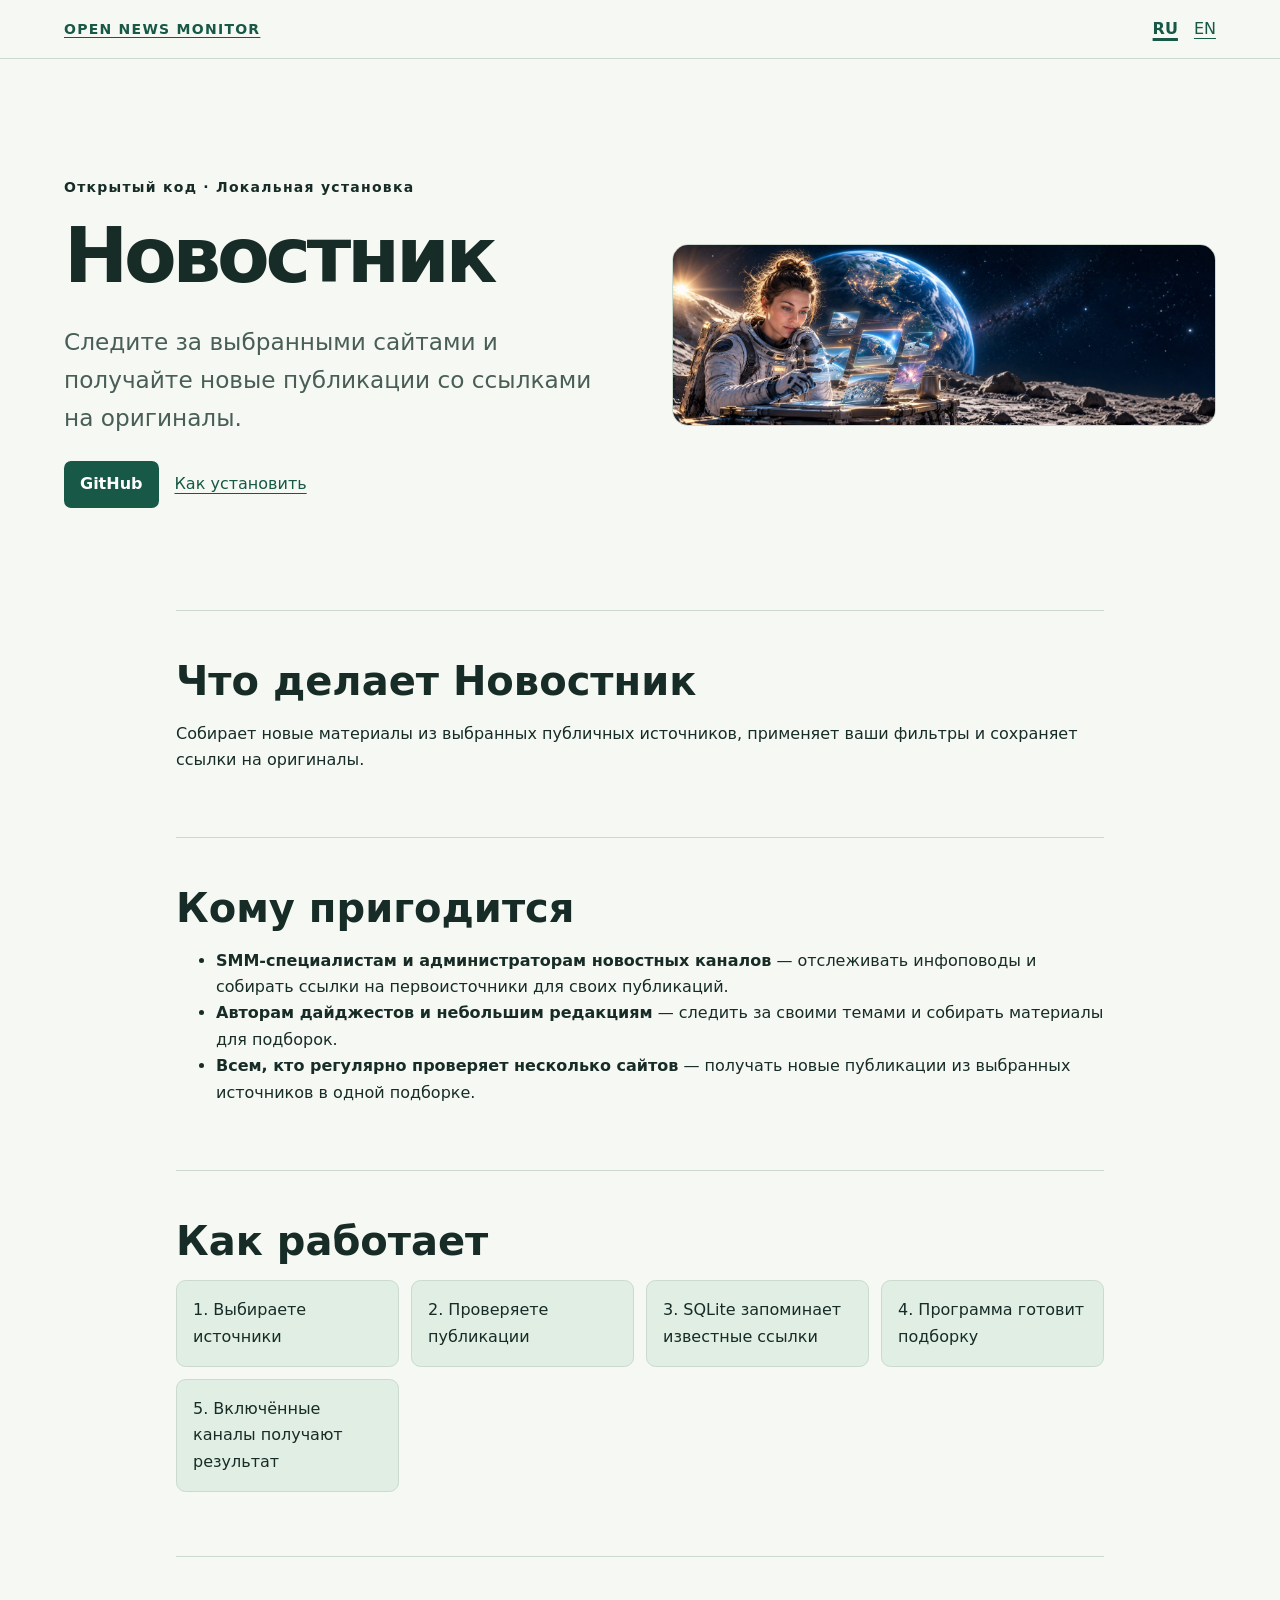
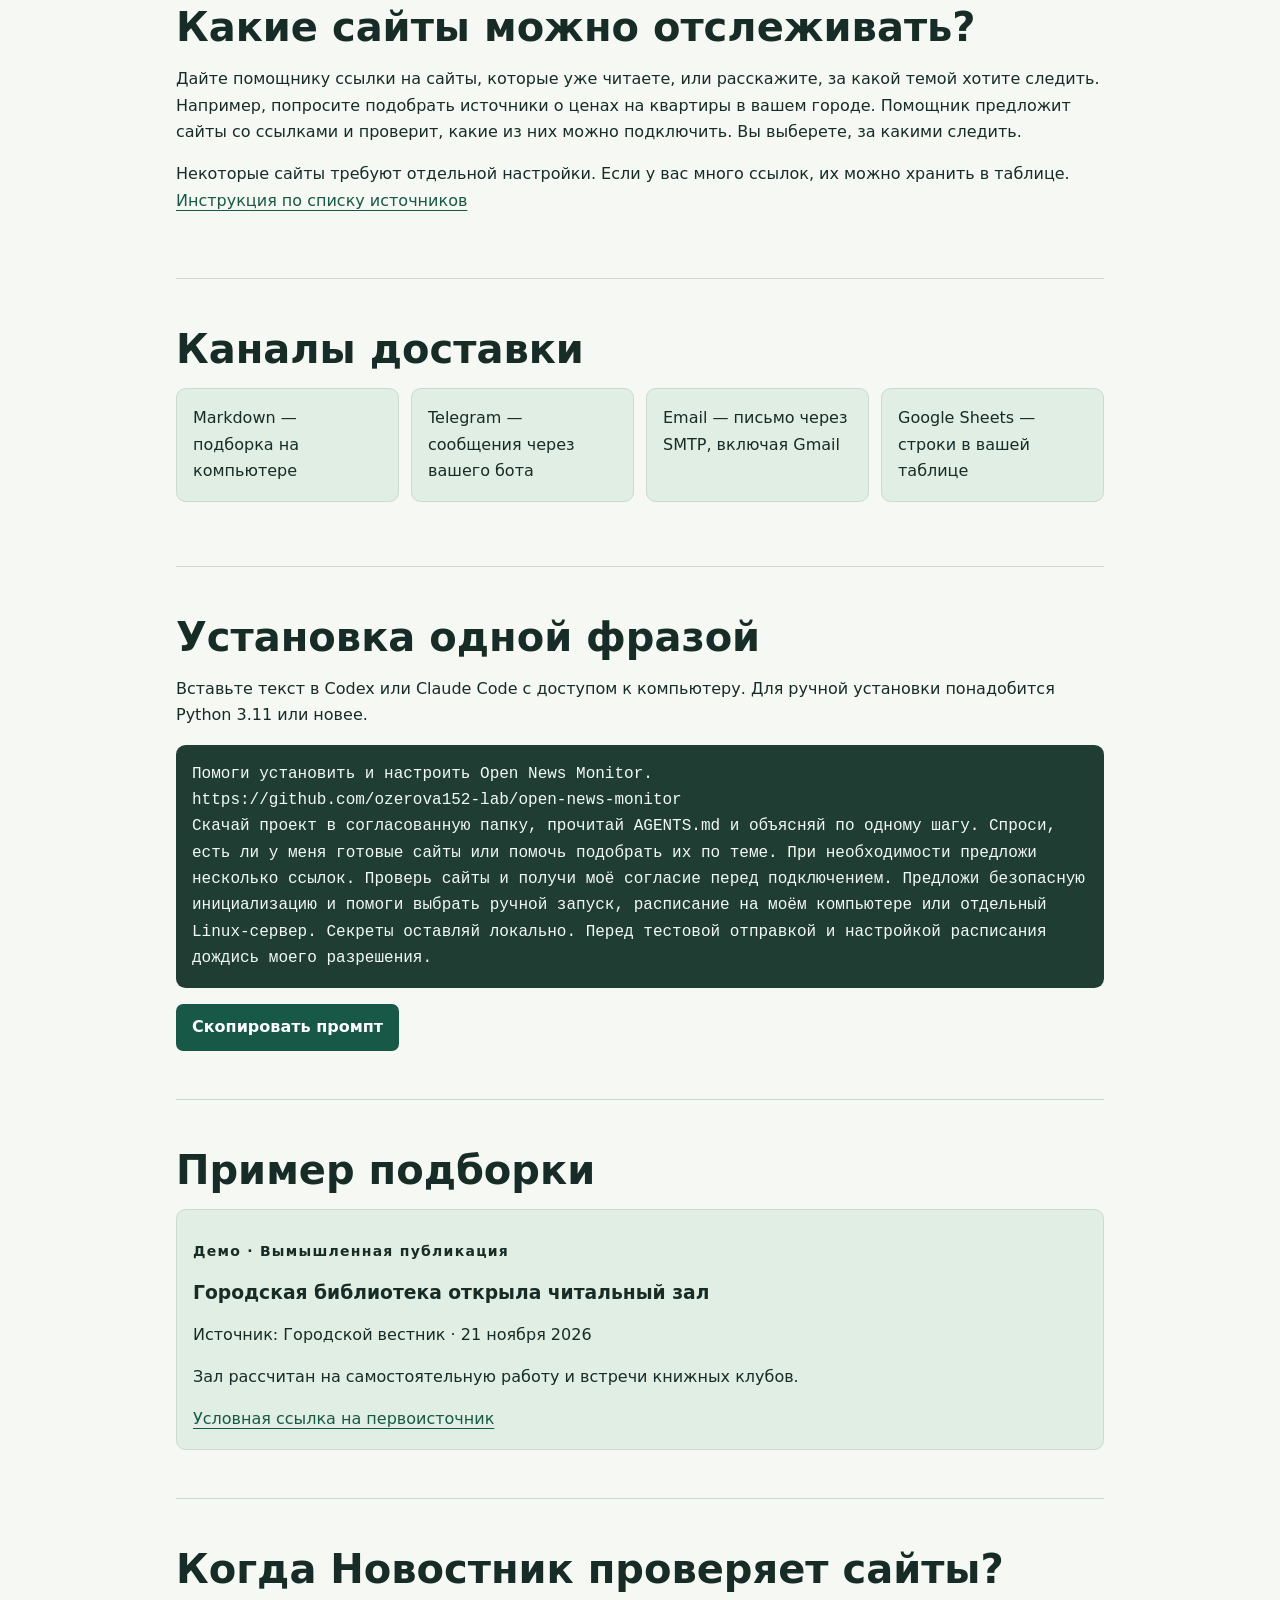
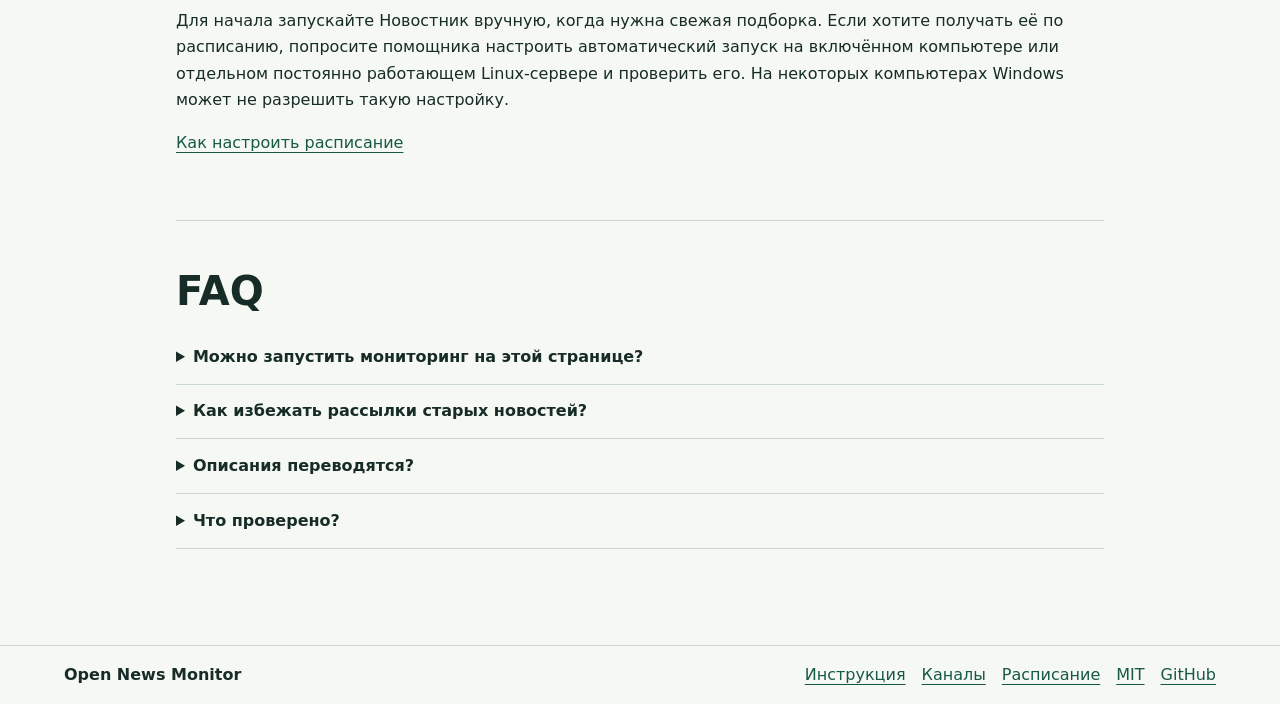
<file: site/index.html>
<!doctype html>
<html lang="ru">
<head>
<meta charset="utf-8">
<meta name="viewport" content="width=device-width, initial-scale=1">
<meta name="description" content="Локальный мониторинг новостей по вашим источникам.">
<title>Новостник · Мониторинг новостей</title>
<link rel="canonical" href="https://ozerova152-lab.github.io/open-news-monitor/">
<meta property="og:type" content="website">
<meta property="og:locale" content="ru_RU">
<meta property="og:site_name" content="Open News Monitor">
<meta property="og:title" content="Новостник · Мониторинг новостей">
<meta property="og:description" content="Локальный мониторинг новостей по вашим источникам: RSS и публичные сайты со ссылками на оригиналы и защитой от повторов.">
<meta property="og:url" content="https://ozerova152-lab.github.io/open-news-monitor/">
<meta property="og:image" content="https://ozerova152-lab.github.io/open-news-monitor/assets/cover-news.jpg">
<meta property="og:image:width" content="1500">
<meta property="og:image:height" content="500">
<meta name="twitter:card" content="summary_large_image">
<meta name="twitter:title" content="Новостник · Мониторинг новостей">
<meta name="twitter:description" content="Локальный мониторинг новостей по вашим источникам: RSS и публичные сайты со ссылками на оригиналы и защитой от повторов.">
<meta name="twitter:image" content="https://ozerova152-lab.github.io/open-news-monitor/assets/cover-news.jpg">
<link rel="stylesheet" href="theme.css">
<script src="site.js" defer></script>
</head>
<body>
<a class="skip" href="#main">К содержанию</a>
<header class="bar"><a class="brand" href="index.html">OPEN NEWS MONITOR</a><nav aria-label="Язык"><a lang="ru" href="index.html" aria-current="page">RU</a><a lang="en" href="en.html">EN</a></nav></header>
<main id="main">
<section class="hero">
<div><p class="eyebrow">Открытый код · Локальная установка</p>
<h1>Новостник</h1><p class="lead">Следите за выбранными сайтами и получайте новые публикации со ссылками на оригиналы.</p>
<div class="actions"><a class="button" href="https://github.com/ozerova152-lab/open-news-monitor">GitHub</a><a href="#install">Как установить</a></div></div>
<img src="assets/cover-news.jpg" alt="" fetchpriority="high">
</section>
<div class="content">
<section id="purpose"><h2>Что делает Новостник</h2><p>Собирает новые материалы из выбранных публичных источников, применяет ваши фильтры и сохраняет ссылки на оригиналы.</p></section>
<section id="audience"><h2>Кому пригодится</h2><ul>
<li><strong>SMM-специалистам и администраторам новостных каналов</strong> — отслеживать инфоповоды и собирать ссылки на первоисточники для своих публикаций.</li>
<li><strong>Авторам дайджестов и небольшим редакциям</strong> — следить за своими темами и собирать материалы для подборок.</li>
<li><strong>Всем, кто регулярно проверяет несколько сайтов</strong> — получать новые публикации из выбранных источников в одной подборке.</li>
</ul></section>
<section id="flow"><h2>Как работает</h2><ol class="tiles"><li>Выбираете источники</li><li>Проверяете публикации</li><li>SQLite запоминает известные ссылки</li><li>Программа готовит подборку</li><li>Включённые каналы получают результат</li></ol></section>
<section id="sources"><h2>Какие сайты можно отслеживать?</h2><p>Дайте помощнику ссылки на сайты, которые уже читаете, или расскажите, за какой темой хотите следить. Например, попросите подобрать источники о ценах на квартиры в вашем городе. Помощник предложит сайты со ссылками и проверит, какие из них можно подключить. Вы выберете, за какими следить.</p><p>Некоторые сайты требуют отдельной настройки. Если у вас много ссылок, их можно хранить в таблице. <a href="https://github.com/ozerova152-lab/open-news-monitor/blob/main/docs/SOURCES_CSV_RU.md">Инструкция по списку источников</a></p></section>
<section id="delivery"><h2>Каналы доставки</h2><ul class="tiles"><li>Markdown — подборка на компьютере</li><li>Telegram — сообщения через вашего бота</li><li>Email — письмо через SMTP, включая Gmail</li><li>Google Sheets — строки в вашей таблице</li></ul></section>
<section id="install"><h2>Установка одной фразой</h2><p>Вставьте текст в Codex или Claude Code с доступом к компьютеру. Для ручной установки понадобится Python 3.11 или новее.</p>
<pre id="prompt">Помоги установить и настроить Open News Monitor.
https://github.com/ozerova152-lab/open-news-monitor
Скачай проект в согласованную папку, прочитай AGENTS.md и объясняй по одному шагу. Спроси, есть ли у меня готовые сайты или помочь подобрать их по теме. При необходимости предложи несколько ссылок. Проверь сайты и получи моё согласие перед подключением. Предложи безопасную инициализацию и помоги выбрать ручной запуск, расписание на моём компьютере или отдельный Linux-сервер. Секреты оставляй локально. Перед тестовой отправкой и настройкой расписания дождись моего разрешения.</pre><button type="button" data-copy hidden>Скопировать промпт</button><span role="status" data-status data-ok="Текст скопирован" data-error="Выделите текст и скопируйте вручную"></span></section>
<section id="demo"><h2>Пример подборки</h2><article class="digest"><p class="eyebrow">Демо · Вымышленная публикация</p><h3>Городская библиотека открыла читальный зал</h3><p>Источник: Городской вестник · 21 ноября 2026</p><p>Зал рассчитан на самостоятельную работу и встречи книжных клубов.</p><a href="https://example.org/">Условная ссылка на первоисточник</a></article></section>
<section id="schedule"><h2>Когда Новостник проверяет сайты?</h2><p>Для начала запускайте Новостник вручную, когда нужна свежая подборка. Если хотите получать её по расписанию, попросите помощника настроить автоматический запуск на включённом компьютере или отдельном постоянно работающем Linux-сервере и проверить его. На некоторых компьютерах Windows может не разрешить такую настройку.</p><p><a href="https://github.com/ozerova152-lab/open-news-monitor/blob/main/docs/SCHEDULING_RU.md">Как настроить расписание</a></p></section>
<section id="faq"><h2>FAQ</h2>
<details><summary>Можно запустить мониторинг на этой странице?</summary><p>Это витрина. Программа устанавливается на ваш компьютер и работает через терминал.</p></details>
<details><summary>Как избежать рассылки старых новостей?</summary><p>Начните с безопасной инициализации. Она запоминает текущие публикации без отправки.</p></details>
<details><summary>Описания переводятся?</summary><p>Telegram и email могут показывать сокращённое исходное описание. Встроенного AI-перевода нет.</p></details>
<details><summary>Что проверено?</summary><p>Telegram и Gmail прошли реальные тестовые отправки. Google Sheets ранее прошёл реальную проверку, текущий доступ не перепроверялся. Excel 2010 импортировал CSV, сохранение CSV UTF-8 не подтверждено.</p></details>
</section></div></main>
<footer><strong>Open News Monitor</strong><nav aria-label="Документация"><a href="https://github.com/ozerova152-lab/open-news-monitor/blob/main/README.md">Инструкция</a><a href="https://github.com/ozerova152-lab/open-news-monitor/blob/main/docs/CHANNELS_RU.md">Каналы</a><a href="https://github.com/ozerova152-lab/open-news-monitor/blob/main/docs/SCHEDULING_RU.md">Расписание</a><a href="https://github.com/ozerova152-lab/open-news-monitor/blob/main/LICENSE">MIT</a><a href="https://github.com/ozerova152-lab/open-news-monitor">GitHub</a></nav></footer>
</body>
</html>
</file>
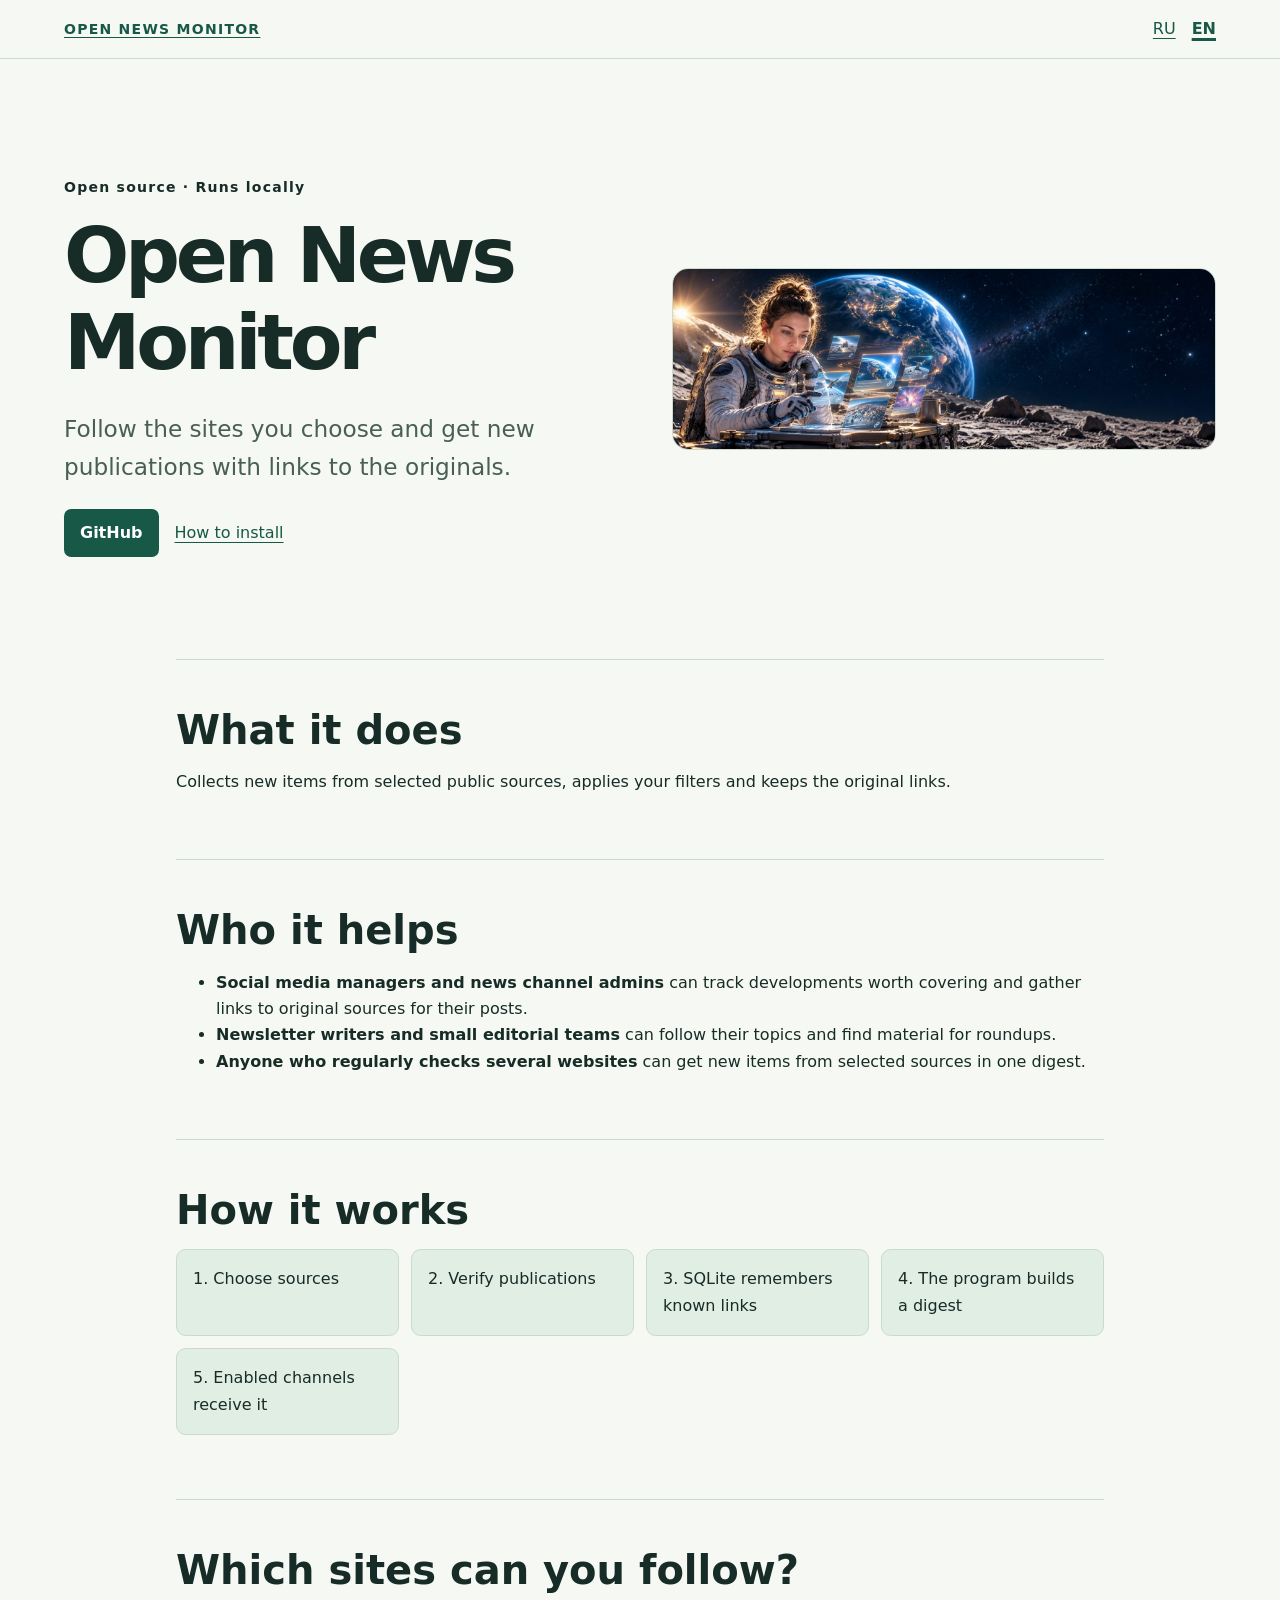
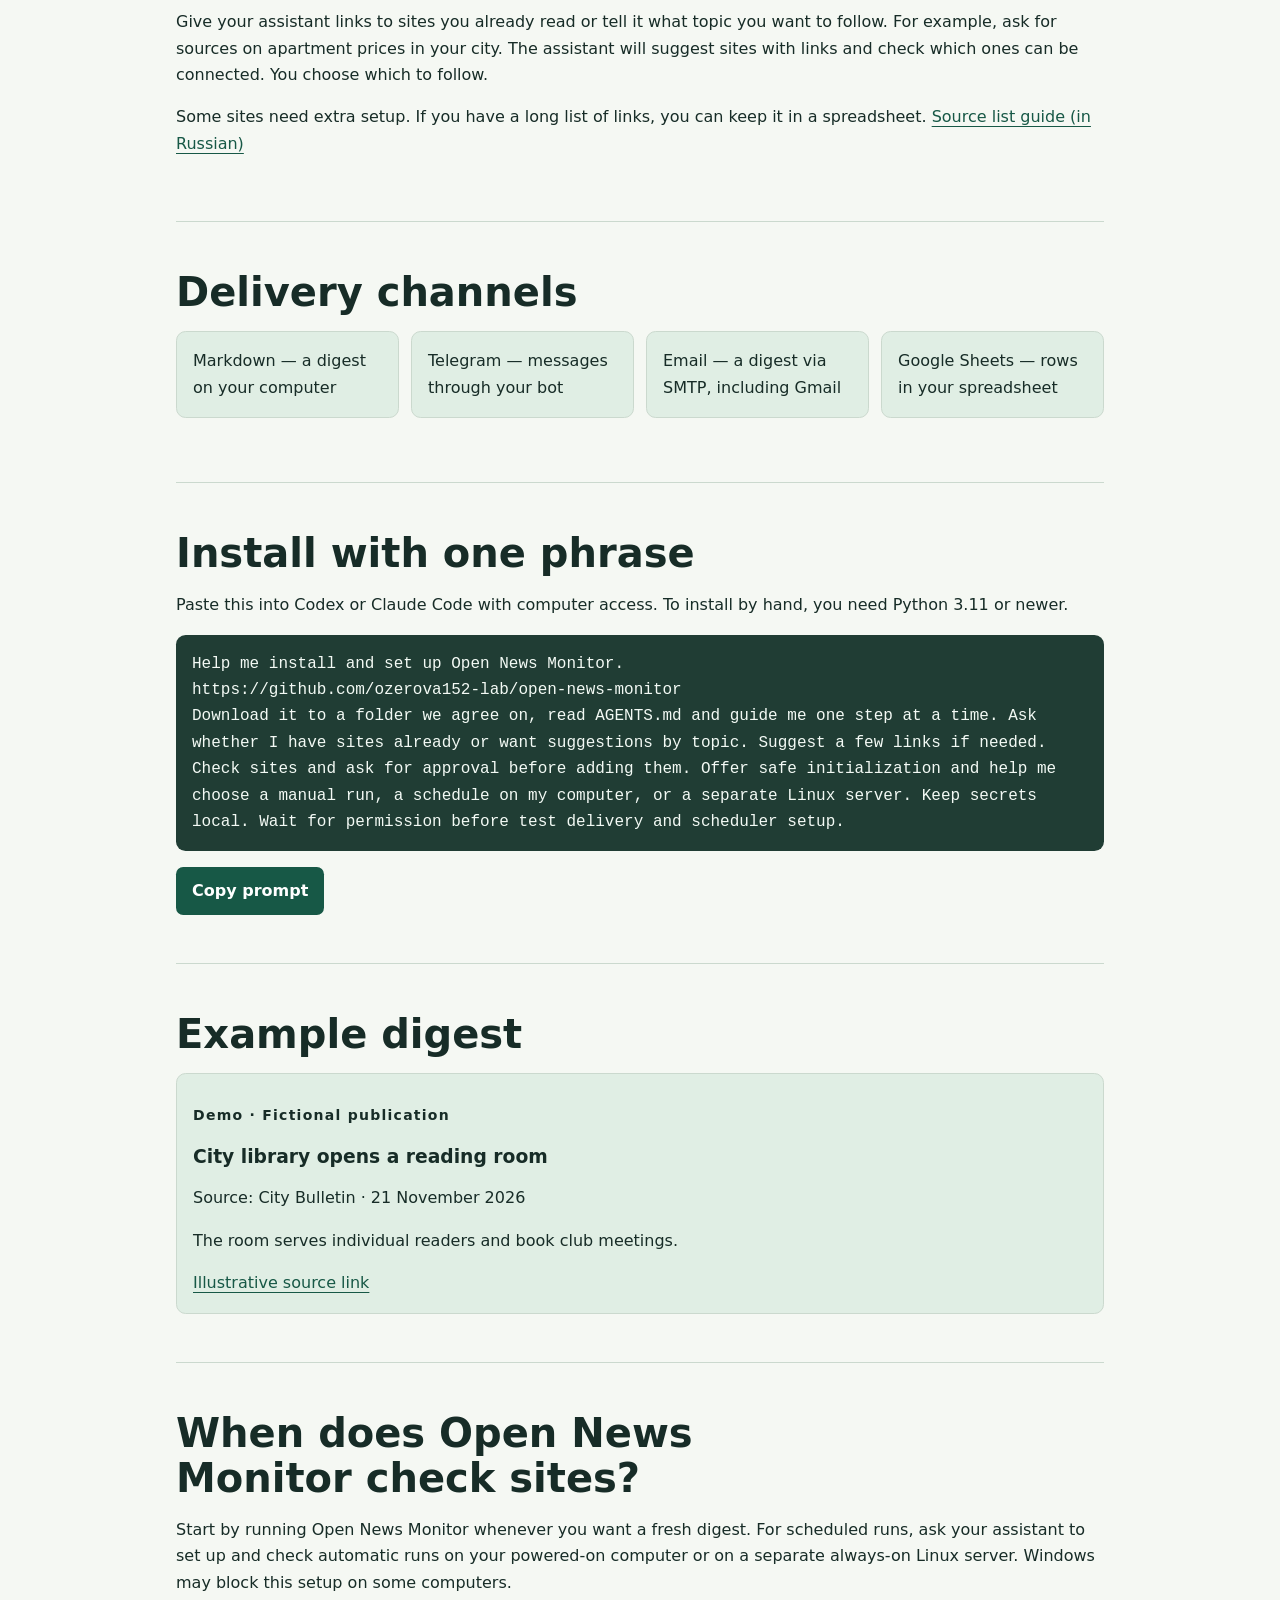
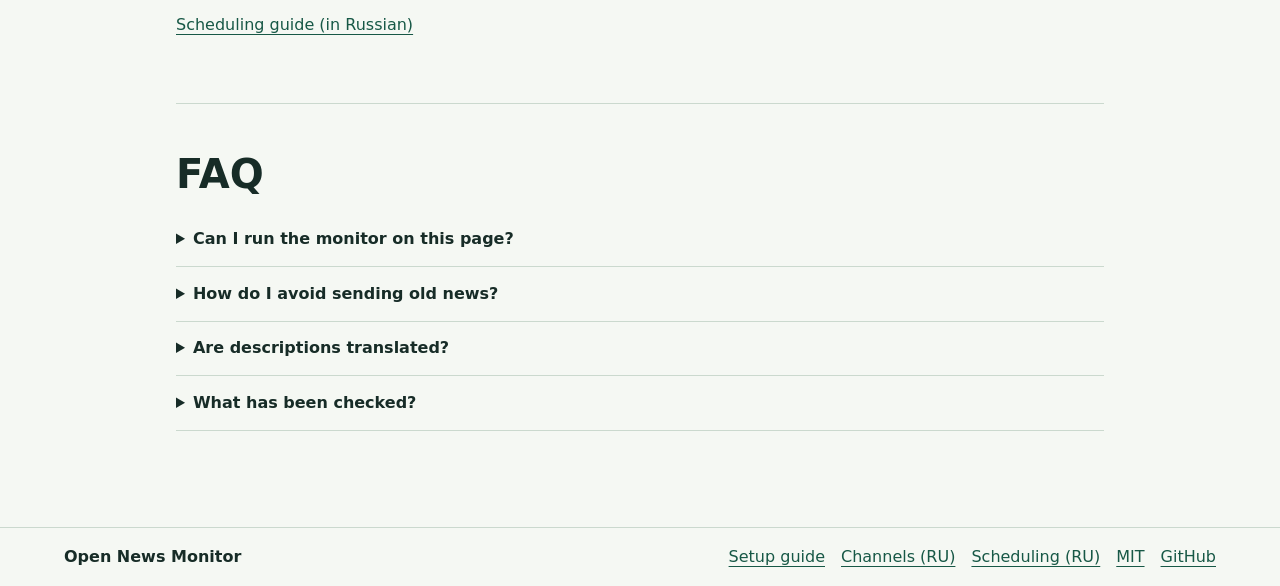
<file: site/en.html>
<!doctype html>
<html lang="en">
<head>
<meta charset="utf-8">
<meta name="viewport" content="width=device-width, initial-scale=1">
<meta name="description" content="Local news monitoring from sources you choose.">
<title>Open News Monitor · News monitoring</title>
<link rel="canonical" href="https://ozerova152-lab.github.io/open-news-monitor/en.html">
<meta property="og:type" content="website">
<meta property="og:locale" content="en_US">
<meta property="og:site_name" content="Open News Monitor">
<meta property="og:title" content="Open News Monitor · Local news monitoring">
<meta property="og:description" content="Monitor the RSS feeds and public sites you choose locally, with duplicate protection and links to original sources.">
<meta property="og:url" content="https://ozerova152-lab.github.io/open-news-monitor/en.html">
<meta property="og:image" content="https://ozerova152-lab.github.io/open-news-monitor/assets/cover-news.jpg">
<meta property="og:image:width" content="1500">
<meta property="og:image:height" content="500">
<meta name="twitter:card" content="summary_large_image">
<meta name="twitter:title" content="Open News Monitor · Local news monitoring">
<meta name="twitter:description" content="Monitor the RSS feeds and public sites you choose locally, with duplicate protection and links to original sources.">
<meta name="twitter:image" content="https://ozerova152-lab.github.io/open-news-monitor/assets/cover-news.jpg">
<link rel="stylesheet" href="theme.css">
<script src="site.js" defer></script>
</head>
<body>
<a class="skip" href="#main">Skip to content</a>
<header class="bar"><a class="brand" href="en.html">OPEN NEWS MONITOR</a><nav aria-label="Language"><a lang="ru" href="index.html">RU</a><a lang="en" href="en.html" aria-current="page">EN</a></nav></header>
<main id="main">
<section class="hero">
<div><p class="eyebrow">Open source · Runs locally</p>
<h1>Open News Monitor</h1><p class="lead">Follow the sites you choose and get new publications with links to the originals.</p>
<div class="actions"><a class="button" href="https://github.com/ozerova152-lab/open-news-monitor">GitHub</a><a href="#install">How to install</a></div></div>
<img src="assets/cover-news.jpg" alt="" fetchpriority="high">
</section>
<div class="content">
<section id="purpose"><h2>What it does</h2><p>Collects new items from selected public sources, applies your filters and keeps the original links.</p></section>
<section id="audience"><h2>Who it helps</h2><ul>
<li><strong>Social media managers and news channel admins</strong> can track developments worth covering and gather links to original sources for their posts.</li>
<li><strong>Newsletter writers and small editorial teams</strong> can follow their topics and find material for roundups.</li>
<li><strong>Anyone who regularly checks several websites</strong> can get new items from selected sources in one digest.</li>
</ul></section>
<section id="flow"><h2>How it works</h2><ol class="tiles"><li>Choose sources</li><li>Verify publications</li><li>SQLite remembers known links</li><li>The program builds a digest</li><li>Enabled channels receive it</li></ol></section>
<section id="sources"><h2>Which sites can you follow?</h2><p>Give your assistant links to sites you already read or tell it what topic you want to follow. For example, ask for sources on apartment prices in your city. The assistant will suggest sites with links and check which ones can be connected. You choose which to follow.</p><p>Some sites need extra setup. If you have a long list of links, you can keep it in a spreadsheet. <a href="https://github.com/ozerova152-lab/open-news-monitor/blob/main/docs/SOURCES_CSV_RU.md">Source list guide (in Russian)</a></p></section>
<section id="delivery"><h2>Delivery channels</h2><ul class="tiles"><li>Markdown — a digest on your computer</li><li>Telegram — messages through your bot</li><li>Email — a digest via SMTP, including Gmail</li><li>Google Sheets — rows in your spreadsheet</li></ul></section>
<section id="install"><h2>Install with one phrase</h2><p>Paste this into Codex or Claude Code with computer access. To install by hand, you need Python 3.11 or newer.</p>
<pre id="prompt">Help me install and set up Open News Monitor.
https://github.com/ozerova152-lab/open-news-monitor
Download it to a folder we agree on, read AGENTS.md and guide me one step at a time. Ask whether I have sites already or want suggestions by topic. Suggest a few links if needed. Check sites and ask for approval before adding them. Offer safe initialization and help me choose a manual run, a schedule on my computer, or a separate Linux server. Keep secrets local. Wait for permission before test delivery and scheduler setup.</pre><button type="button" data-copy hidden>Copy prompt</button><span role="status" data-status data-ok="Prompt copied" data-error="Select the text and copy it manually"></span></section>
<section id="demo"><h2>Example digest</h2><article class="digest"><p class="eyebrow">Demo · Fictional publication</p><h3>City library opens a reading room</h3><p>Source: City Bulletin · 21 November 2026</p><p>The room serves individual readers and book club meetings.</p><a href="https://example.org/">Illustrative source link</a></article></section>
<section id="schedule"><h2>When does Open News Monitor check sites?</h2><p>Start by running Open News Monitor whenever you want a fresh digest. For scheduled runs, ask your assistant to set up and check automatic runs on your powered-on computer or on a separate always-on Linux server. Windows may block this setup on some computers.</p><p><a href="https://github.com/ozerova152-lab/open-news-monitor/blob/main/docs/SCHEDULING_RU.md">Scheduling guide (in Russian)</a></p></section>
<section id="faq"><h2>FAQ</h2>
<details><summary>Can I run the monitor on this page?</summary><p>This is a showcase. Install the program on your computer and run it from a terminal.</p></details>
<details><summary>How do I avoid sending old news?</summary><p>Start with safe initialization. It remembers current publications without delivering them.</p></details>
<details><summary>Are descriptions translated?</summary><p>Telegram and email can show a shortened source description. There is no built-in AI translation.</p></details>
<details><summary>What has been checked?</summary><p>Telegram and Gmail passed live delivery tests. Google Sheets passed a prior live test, with no fresh access check. Excel 2010 imported the CSV, but saving CSV UTF-8 remains unverified.</p></details>
</section></div></main>
<footer><strong>Open News Monitor</strong><nav aria-label="Documentation"><a href="https://github.com/ozerova152-lab/open-news-monitor/blob/main/README.en.md">Setup guide</a><a href="https://github.com/ozerova152-lab/open-news-monitor/blob/main/docs/CHANNELS_RU.md">Channels (RU)</a><a href="https://github.com/ozerova152-lab/open-news-monitor/blob/main/docs/SCHEDULING_RU.md">Scheduling (RU)</a><a href="https://github.com/ozerova152-lab/open-news-monitor/blob/main/LICENSE">MIT</a><a href="https://github.com/ozerova152-lab/open-news-monitor">GitHub</a></nav></footer>
</body>
</html>
</file>
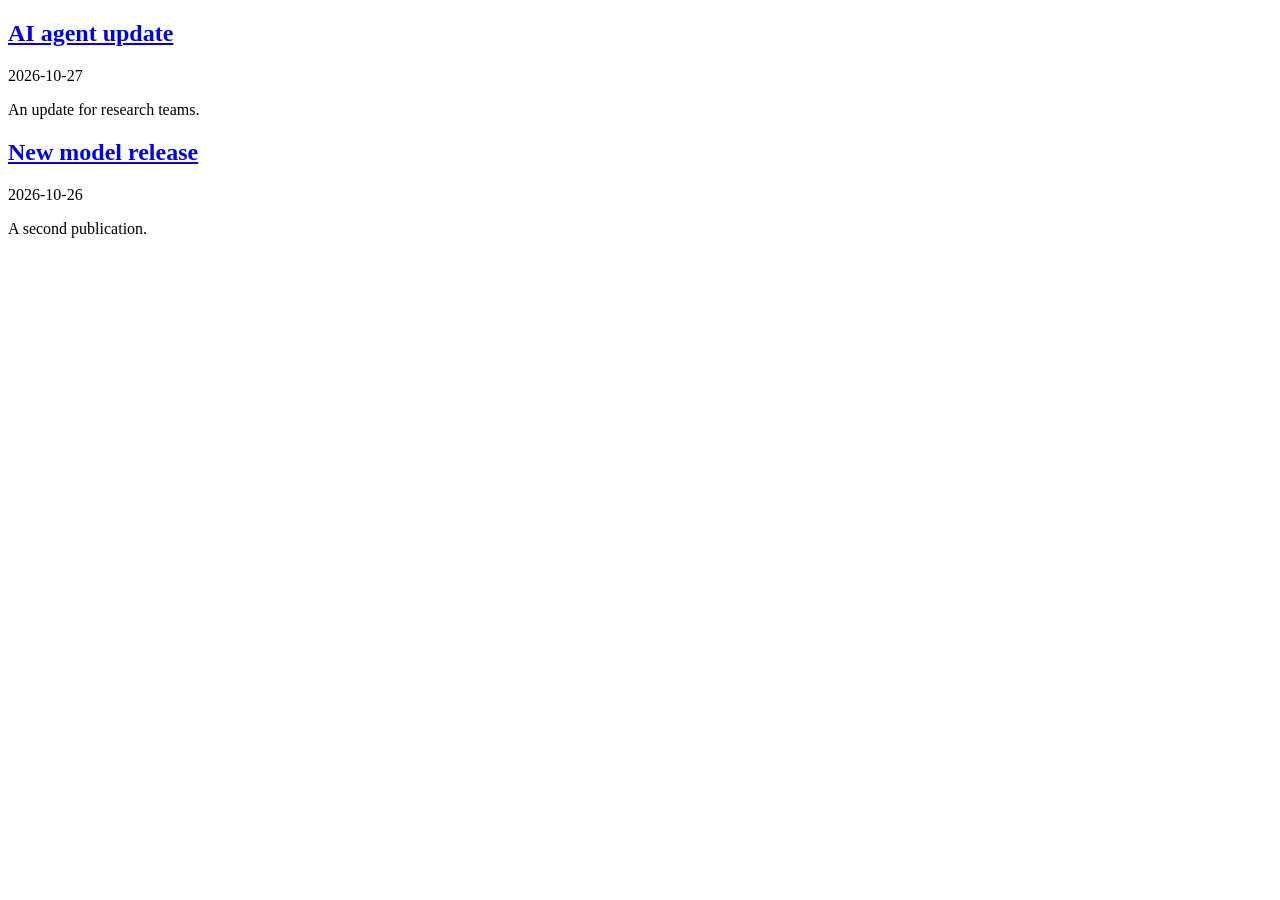
<file: tests/fixtures/sample_news.html>
<!doctype html>
<html><body>
  <article class="news-card">
    <h2><a href="/news/agent">AI agent update</a></h2>
    <time>2026-10-27</time>
    <p class="summary">An update for research teams.</p>
  </article>
  <article class="news-card">
    <h2><a href="/news/model">New model release</a></h2>
    <time>2026-10-26</time>
    <p class="summary">A second publication.</p>
  </article>
</body></html>
</file>
<file: site/theme.css>
*{box-sizing:border-box}
:root{color-scheme:light;--ink:#172c27;--muted:#485e56;--paper:#f5f8f3;--line:#cbd9ce;--green:#175846;--mint:#e0eee4}
body{margin:0;background:var(--paper);color:var(--ink);font:1rem/1.65 system-ui,sans-serif}
a{color:var(--green);text-underline-offset:.22em}
a:focus-visible,button:focus-visible,summary:focus-visible{outline:3px solid #a05216;outline-offset:4px}
.skip{position:absolute;top:0;left:1rem;background:white;padding:.5rem;transform:translateY(-110%)}
.skip:focus{transform:none}
.bar,footer{display:flex;justify-content:space-between;align-items:center;gap:1rem;flex-wrap:wrap;padding:1rem max(1rem,calc((100% - 72rem)/2));border-bottom:1px solid var(--line)}
nav,.actions{display:flex;align-items:center;gap:1rem;flex-wrap:wrap}
.brand,.eyebrow{font-size:.875rem;letter-spacing:.09em;font-weight:750}
nav [aria-current]{font-weight:800;text-decoration-thickness:.18em}
.hero{display:grid;grid-template-columns:1fr 1fr;align-items:center;gap:clamp(1.5rem,5vw,5rem);max-width:74rem;padding:clamp(2rem,8vw,7rem) 1rem;margin:auto}
.hero img{display:block;width:100%;height:auto;border-radius:1rem;border:1px solid var(--line)}
h1,h2,h3{line-height:1.13;text-wrap:balance}
h1{font-size:clamp(2.65rem,6vw,5rem);letter-spacing:-.055em;margin:.4rem 0}
h2{font-size:clamp(1.65rem,3.3vw,2.5rem);margin:0 0 1rem}
.lead{font-size:clamp(1.15rem,2vw,1.45rem);color:var(--muted)}
.button,button{display:inline-block;padding:.65rem 1rem;border:0;border-radius:.45rem;background:var(--green);color:white;font:inherit;font-weight:650;text-decoration:none;cursor:pointer}
[hidden]{display:none}
.content{max-width:60rem;margin:auto;padding:0 1rem 3rem}
.content section{padding:clamp(1.5rem,4vw,3rem) 0;border-top:1px solid var(--line)}
.tiles{display:grid;grid-template-columns:repeat(auto-fit,minmax(min(100%,12rem),1fr));gap:.75rem;padding:0;list-style-position:inside}
ul.tiles{list-style:none}
.tiles li,.digest{padding:1rem;border:1px solid var(--line);border-radius:.6rem;background:var(--mint)}
pre{white-space:pre-wrap;overflow-wrap:anywhere;padding:1rem;background:#203d34;color:#f3faf5;border-radius:.6rem;font-size:1rem}
[data-status]{display:inline-block;margin:.5rem}
details{padding:.85rem 0;border-bottom:1px solid var(--line)}
summary{font-weight:650;cursor:pointer}
footer{border-top:1px solid var(--line);border-bottom:0}
@media(max-width:45rem){.hero{grid-template-columns:1fr}.hero img{max-width:36rem}}
</file>
